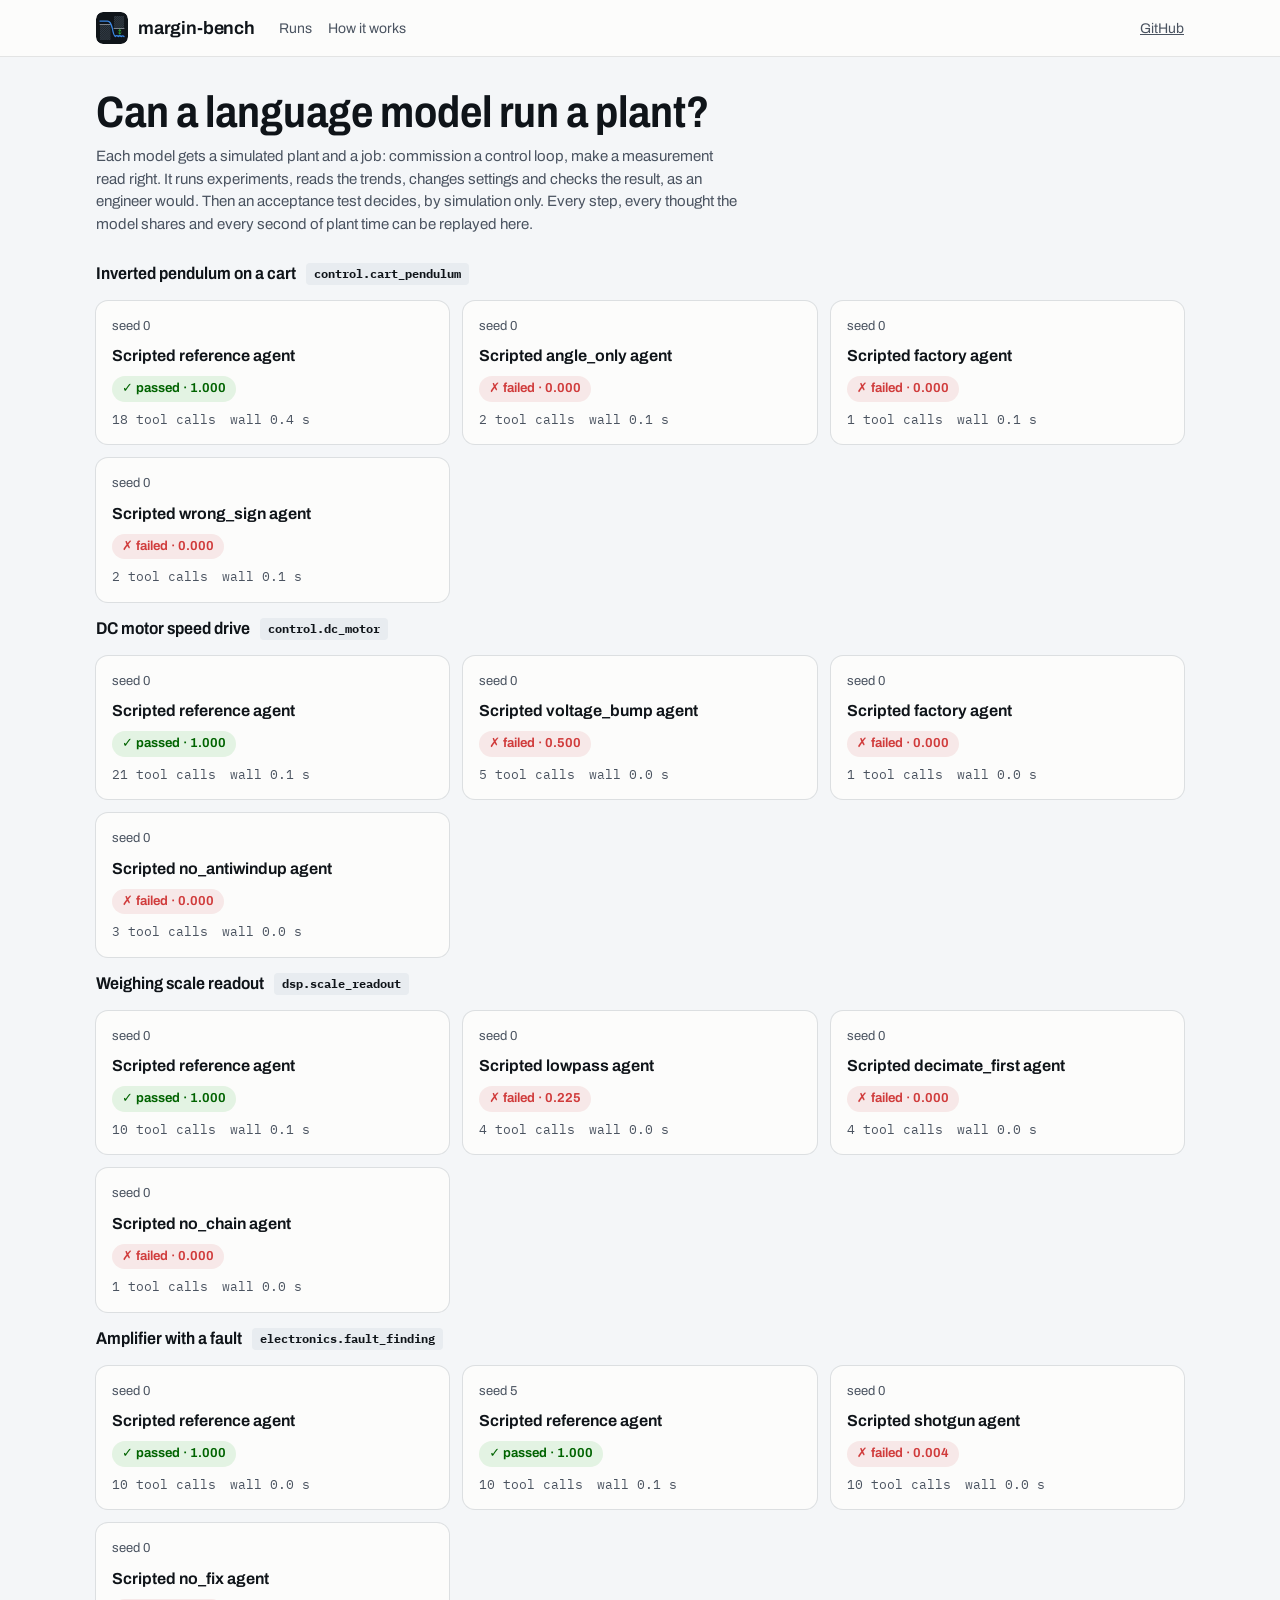
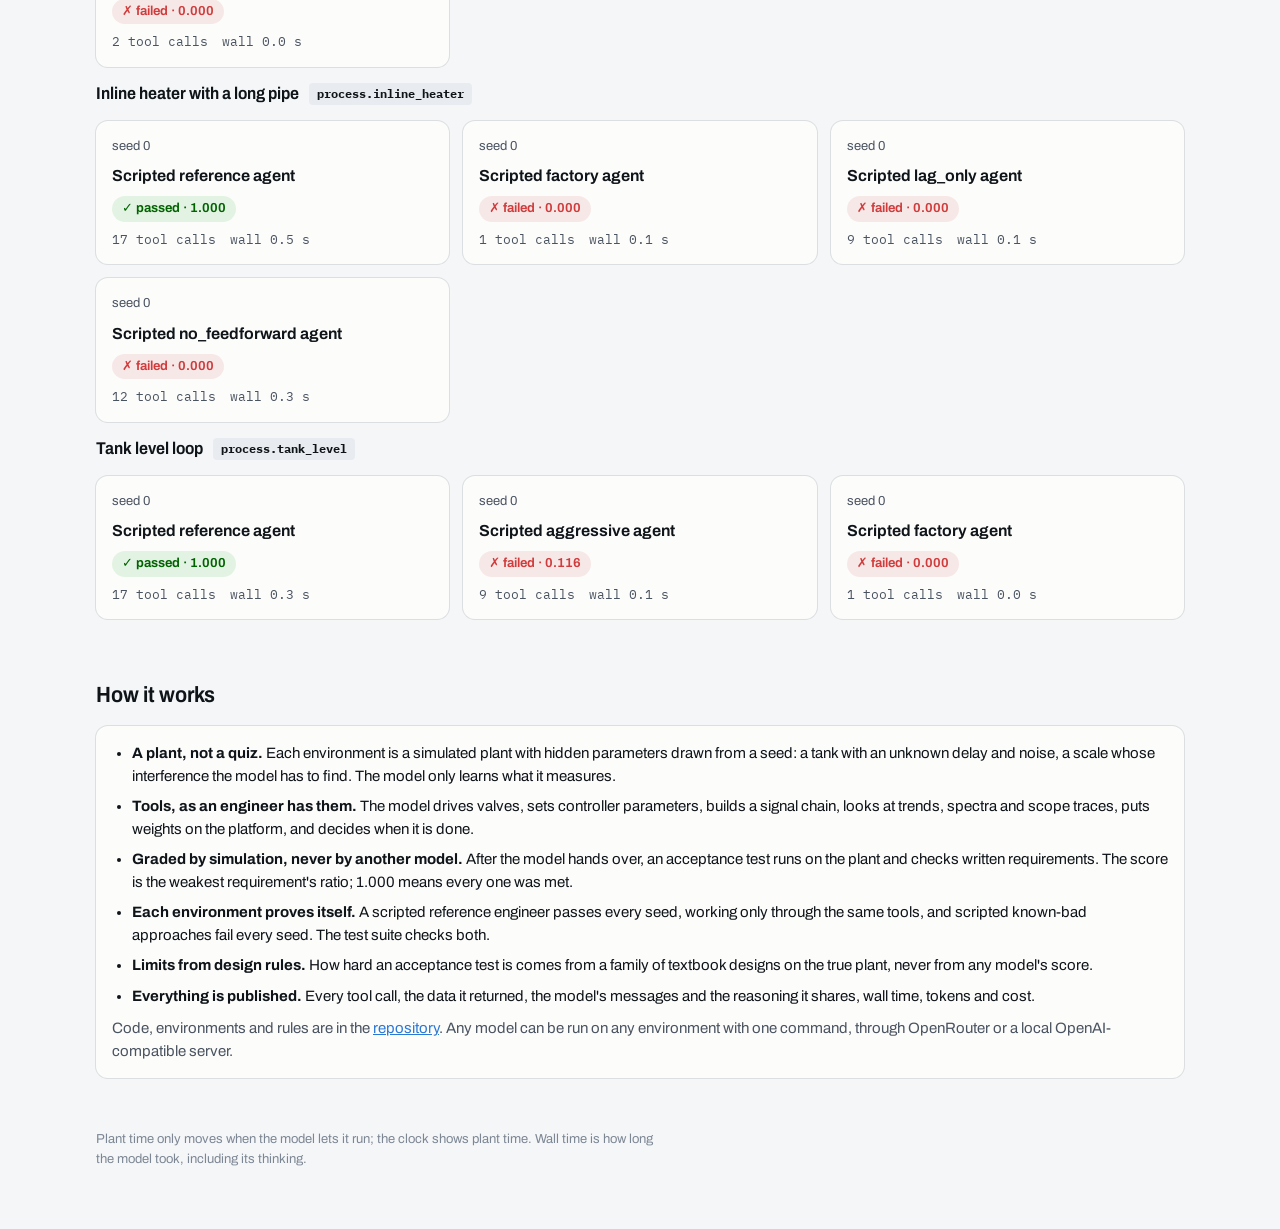
<file: site/index.html>
<!doctype html>
<html lang="en">
<head>
<meta charset="utf-8">
<meta name="viewport" content="width=device-width, initial-scale=1, viewport-fit=cover">
<title>margin-bench</title>
<meta name="description" content="Can a language model run a plant? Models operate simulated plants through tools, graded by simulation. Watch every run.">
<link rel="icon" href="assets/logo.svg" type="image/svg+xml">
<link rel="preconnect" href="https://fonts.googleapis.com">
<link rel="preconnect" href="https://fonts.gstatic.com" crossorigin>
<link rel="stylesheet" href="https://fonts.googleapis.com/css2?family=Archivo:wdth,wght@62..125,400..700&family=IBM+Plex+Mono:wght@400;500&display=swap">
<link rel="stylesheet" href="style.css">
<link rel="stylesheet" href="play.css">
</head>
<body>
<header class="top">
  <div class="wrap">
    <a class="brand" href="index.html"><img src="assets/logo.svg" alt=""><b>margin-bench</b></a>
    <nav aria-label="Sections">
      <a href="index.html">Runs</a>
      <a href="index.html#how">How it works</a>
    </nav>
    <a class="gh" href="https://github.com/takzen/margin-bench">GitHub</a>
  </div>
</header>

<main class="wrap play">
  <section id="list" hidden>
    <div class="hero">
      <h1>Can a language model run a plant?</h1>
      <p>Each model gets a simulated plant and a job: commission a control loop, make a measurement read right. It runs experiments, reads the trends, changes settings and checks the result, as an engineer would. Then an acceptance test decides, by simulation only. Every step, every thought the model shares and every second of plant time can be replayed here.</p>
    </div>
    <div class="ep-grid" id="ep-grid"></div>

    <section class="block" id="how">
      <h2>How it works</h2>
      <div class="panel how">
        <ul>
          <li><b>A plant, not a quiz.</b> Each environment is a simulated plant with hidden parameters drawn from a seed: a tank with an unknown delay and noise, a scale whose interference the model has to find. The model only learns what it measures.</li>
          <li><b>Tools, as an engineer has them.</b> The model drives valves, sets controller parameters, builds a signal chain, looks at trends, spectra and scope traces, puts weights on the platform, and decides when it is done.</li>
          <li><b>Graded by simulation, never by another model.</b> After the model hands over, an acceptance test runs on the plant and checks written requirements. The score is the weakest requirement's ratio; 1.000 means every one was met.</li>
          <li><b>Each environment proves itself.</b> A scripted reference engineer passes every seed, working only through the same tools, and scripted known-bad approaches fail every seed. The test suite checks both.</li>
          <li><b>Limits from design rules.</b> How hard an acceptance test is comes from a family of textbook designs on the true plant, never from any model's score.</li>
          <li><b>Everything is published.</b> Every tool call, the data it returned, the model's messages and the reasoning it shares, wall time, tokens and cost.</li>
        </ul>
        <p>Code, environments and rules are in the <a href="https://github.com/takzen/margin-bench">repository</a>. Any model can be run on any environment with one command, through OpenRouter or a local OpenAI-compatible server.</p>
      </div>
    </section>
  </section>

  <section id="episode" hidden>
    <div class="ep-head">
      <div class="ep-title">
        <a class="back-link" href="index.html">&larr; All runs</a>
        <h1 id="ep-name"></h1>
        <p id="ep-sub"></p>
      </div>
      <dl class="ep-stats" id="ep-stats"></dl>
    </div>

    <div class="stage">
      <div class="panel scene-panel">
        <div class="phase" id="phase"></div>
        <svg class="scene" id="scene" viewBox="0 0 540 400" role="img" aria-label="Animated plant"></svg>
        <div class="controls">
          <button type="button" id="btn-play" class="btn" aria-label="Play">Play</button>
          <button type="button" id="btn-prev" class="btn ghost" aria-label="Previous step">&#9664; step</button>
          <button type="button" id="btn-next" class="btn ghost" aria-label="Next step">step &#9654;</button>
          <label class="speed">Speed
            <select id="speed">
              <option value="0.1">0.1&times;</option>
              <option value="0.25">0.25&times;</option>
              <option value="1">1&times;</option>
              <option value="5">5&times;</option>
              <option value="20">20&times;</option>
              <option value="60">60&times;</option>
              <option value="200">200&times;</option>
            </select>
          </label>
          <label class="hold"><input type="checkbox" id="hold" checked> pause on model messages</label>
          <span class="clock mono" id="clock"></span>
        </div>
        <input type="range" id="scrub" min="0" max="1000" value="0" step="1" aria-label="Plant time">
        <div class="marks" id="marks" aria-hidden="true"></div>
      </div>

      <div class="panel log-panel">
        <h2>What the model did</h2>
        <ol class="log" id="log"></ol>
      </div>
    </div>

    <div class="panel trend-panel">
      <div class="chart-head">
        <h2 id="chart-title">Trend</h2>
        <div class="legend" id="legend"></div>
      </div>
      <svg class="trend" id="trend" role="img" aria-label="Trend of the plant over time"></svg>
      <div class="readout mono" id="readout" hidden></div>
    </div>

    <div class="panel result" id="result" hidden></div>

    <details class="panel prompt">
      <summary>The task as the model read it</summary>
      <pre id="prompt"></pre>
    </details>
  </section>

  <p class="notice" id="load-error" hidden></p>
</main>

<footer class="wrap">
  <p>Plant time only moves when the model lets it run; the clock shows plant time. Wall time is how long the model took, including its thinking.</p>
</footer>

<script src="play.js"></script>
</body>
</html>
</file>
<file: site/style.css>
/* margin-bench site. One column, instrument-panel feel: specs in mono, results first, details on demand. */
:root {
  --bg: #f4f6f8;
  --surface: #fcfcfb;
  --ink: #0f1419;
  --ink-2: #4a5360;
  --muted: #7d8794;
  --grid: #e3e7ec;
  --axis: #c2c9d1;
  --rule: rgba(15, 20, 25, 0.1);
  --chip: #e8ecf0;
  --curve: #2a78d6;
  --target: #7d8794;
  --band: rgba(42, 120, 214, 0.1);
  --band-edge: rgba(42, 120, 214, 0.45);
  --forbid-fill: rgba(74, 83, 96, 0.07);
  --forbid-line: rgba(74, 83, 96, 0.24);
  --mask-edge: #4a5360;
  --critical: #d03b3b;
  --critical-wash: rgba(208, 59, 59, 0.1);
  --good: #0ca30c;
  --good-ink: #006300;
  --good-wash: rgba(12, 163, 12, 0.1);
  --warn-ink: #8a5a00;
  --warn-wash: rgba(250, 178, 25, 0.16);
  --font-display: "Archivo", "Segoe UI", system-ui, sans-serif;
  --font-body: "Archivo", "Segoe UI", system-ui, sans-serif;
  --font-data: "IBM Plex Mono", ui-monospace, "Cascadia Mono", Consolas, monospace;
  color-scheme: light;
}
@media (prefers-color-scheme: dark) {
  :root {
    --bg: #0e1114; --surface: #171b1f; --ink: #eef1f4; --ink-2: #b9c1ca; --muted: #8b95a1;
    --grid: #262c32; --axis: #3a424a; --rule: rgba(255, 255, 255, 0.1); --chip: #222830;
    --curve: #3987e5; --target: #8b95a1; --band: rgba(57, 135, 229, 0.14); --band-edge: rgba(57, 135, 229, 0.5);
    --forbid-fill: rgba(185, 193, 202, 0.06); --forbid-line: rgba(185, 193, 202, 0.18); --mask-edge: #b9c1ca;
    --critical: #e25555; --critical-wash: rgba(226, 85, 85, 0.14); --good: #0ca30c; --good-ink: #3cc43c;
    --good-wash: rgba(12, 163, 12, 0.16); --warn-ink: #f0b54a; --warn-wash: rgba(250, 178, 25, 0.14);
    color-scheme: dark;
  }
}

* { box-sizing: border-box; }
[hidden] { display: none !important; }
html { scroll-behavior: smooth; }
@media (prefers-reduced-motion: reduce) { html { scroll-behavior: auto; } }
body {
  margin: 0; background: var(--bg); color: var(--ink);
  font-family: var(--font-body); font-size: 15px; line-height: 1.5;
}
a { color: var(--curve); }
a:focus-visible, button:focus-visible, select:focus-visible, summary:focus-visible, tr[tabindex]:focus-visible {
  outline: 2px solid var(--curve); outline-offset: 2px;
}
.mono { font-family: var(--font-data); font-variant-numeric: tabular-nums; }
.wrap {
  max-width: 1120px; margin: 0 auto;
  padding-left: max(16px, env(safe-area-inset-left, 0px));
  padding-right: max(16px, env(safe-area-inset-right, 0px));
}

/* Header */
.top { border-bottom: 1px solid var(--rule); background: var(--surface); }
.top .wrap { display: flex; flex-wrap: wrap; align-items: center; gap: 10px 24px; padding-block: 12px; }
.brand { display: flex; align-items: center; gap: 10px; text-decoration: none; color: var(--ink); }
.brand img { width: 32px; height: 32px; border-radius: 7px; }
.brand b { font-family: var(--font-display); font-size: 18px; font-weight: 650; letter-spacing: -0.01em; }
nav { display: flex; flex-wrap: wrap; gap: 4px 16px; font-size: 14px; }
nav a { color: var(--ink-2); text-decoration: none; }
nav a:hover { color: var(--ink); }
.top .gh { margin-left: auto; font-size: 14px; color: var(--ink-2); }

.hero { padding-block: 32px 8px; display: grid; gap: 10px; }
.hero h1 {
  margin: 0; font-family: var(--font-display); font-stretch: 82%; font-weight: 680;
  font-size: clamp(28px, 4.6vw, 44px); line-height: 1.05; text-wrap: balance;
}
.hero p { margin: 0; color: var(--ink-2); max-width: 72ch; }
.notice {
  border-radius: 10px; padding: 12px 16px; background: var(--warn-wash); color: var(--ink);
  box-shadow: inset 0 0 0 1px color-mix(in srgb, var(--warn-ink) 35%, transparent); max-width: 80ch;
}
.notice b { color: var(--warn-ink); }

section.block { padding-block: 28px 8px; display: grid; gap: 14px; }
section.block > h2 {
  margin: 0; font-family: var(--font-display); font-stretch: 90%; font-weight: 650; font-size: 22px;
}
section.block > p.lead { margin: -6px 0 0; color: var(--ink-2); max-width: 75ch; }
.panel { background: var(--surface); border-radius: 12px; box-shadow: 0 0 0 1px var(--rule); padding: 16px; min-width: 0; }
.scroll-x { overflow-x: auto; }

/* Tables */
table { border-collapse: collapse; width: 100%; font-size: 14px; }
th, td { text-align: left; padding: 9px 12px 9px 0; border-bottom: 1px solid var(--rule); vertical-align: middle; }
th { font-size: 11.5px; text-transform: uppercase; letter-spacing: 0.08em; color: var(--muted); font-weight: 600; white-space: nowrap; }
td.num, th.num { text-align: right; font-family: var(--font-data); font-variant-numeric: tabular-nums; white-space: nowrap; }
tbody tr[tabindex] { cursor: pointer; }
tbody tr[tabindex]:hover { background: var(--bg); }
.lb { min-width: 820px; }
.lb .model { font-weight: 600; }
.lb .model small { display: block; font-weight: 400; color: var(--muted); font-family: var(--font-data); font-size: 11.5px; }
.scorebar { display: grid; grid-template-columns: 52px 1fr; align-items: center; gap: 8px; min-width: 190px; }
.scorebar .bar { position: relative; height: 8px; background: var(--grid); border-radius: 4px; }
.scorebar .fill { position: absolute; left: 0; top: 0; bottom: 0; background: var(--curve); border-radius: 4px; }
.scorebar .ci { position: absolute; top: -3px; bottom: -3px; border-left: 1.5px solid var(--ink); border-right: 1.5px solid var(--ink); }
.scorebar .ci::after { content: ""; position: absolute; left: 0; right: 0; top: 50%; border-top: 1.5px solid var(--ink); }
.ci-text { color: var(--muted); font-size: 11.5px; }

/* Heatmap */
.heat { min-width: 760px; }
.heat td.cell { text-align: center; font-family: var(--font-data); font-size: 13px; padding: 0; border: 2px solid var(--surface); }
.heat td.cell button {
  all: unset; display: block; width: 100%; padding: 10px 4px; cursor: pointer; text-align: center; border-radius: 4px;
}
.heat td.cell button:focus-visible { outline: 2px solid var(--ink); }
.heat th.famcol { font-size: 11px; text-transform: none; letter-spacing: 0; font-family: var(--font-data); text-align: center; }
.heat th.dom { text-align: center; border-bottom: 2px solid var(--axis); }

/* Families */
.fam-grid { display: grid; grid-template-columns: repeat(auto-fill, minmax(320px, 1fr)); gap: 12px; }
.fam { display: grid; gap: 8px; align-content: start; }
.fam header { display: flex; flex-wrap: wrap; gap: 6px 10px; align-items: baseline; }
.fam h3 { margin: 0; font-size: 16px; font-weight: 650; flex-basis: 100%; }
.fam p { margin: 0; color: var(--ink-2); font-size: 14px; }
.chip { font-family: var(--font-data); font-size: 12px; background: var(--chip); padding: 2px 8px; border-radius: 4px; }
.pill { font-size: 12px; font-weight: 600; padding: 2px 8px; border-radius: 999px; }
.pill.accepted { background: var(--good-wash); color: var(--good-ink); }
.pill.review { background: var(--warn-wash); color: var(--warn-ink); }
details summary { cursor: pointer; color: var(--ink-2); font-size: 14px; }
pre {
  margin: 8px 0 0; font-family: var(--font-data); font-size: 12.5px; line-height: 1.55; color: var(--ink);
  white-space: pre-wrap; overflow-wrap: anywhere; max-height: 420px; overflow: auto;
  background: var(--bg); border-radius: 8px; padding: 12px 14px;
}

/* Attempt browser */
.filters { display: flex; flex-wrap: wrap; gap: 10px 18px; align-items: end; }
.filters label { display: grid; gap: 4px; font-size: 11.5px; text-transform: uppercase; letter-spacing: 0.08em; color: var(--muted); font-weight: 600; }
.filters select {
  font: inherit; font-size: 14px; text-transform: none; letter-spacing: 0; color: var(--ink); background: var(--surface);
  border: 1px solid var(--axis); border-radius: 6px; padding: 6px 8px; min-width: 0; max-width: 100%;
}
.att-list { min-width: 640px; }
.outcome { display: inline-flex; align-items: center; gap: 6px; font-size: 13px; font-weight: 600; }
.outcome .dot { width: 8px; height: 8px; border-radius: 50%; }
.outcome.pass { color: var(--good-ink); } .outcome.pass .dot { background: var(--good); }
.outcome.fail { color: var(--critical); } .outcome.fail .dot { background: var(--critical); }
.outcome.fmt { color: var(--warn-ink); } .outcome.fmt .dot { background: #fab219; }
.count { color: var(--muted); font-size: 13px; }

/* Attempt viewer */
.viewer { display: grid; gap: 14px; }
body.viewing .hero > h1, body.viewing .hero > p:not(.notice) { display: none; }
.viewer-head { display: flex; flex-wrap: wrap; gap: 10px 16px; align-items: center; }
.viewer-head h2 { margin: 0; font-family: var(--font-display); font-stretch: 90%; font-size: 22px; font-weight: 650; }
.back { font: inherit; font-size: 14px; border: 1px solid var(--axis); background: var(--surface); color: var(--ink); border-radius: 6px; padding: 5px 12px; cursor: pointer; }
.summary-row { display: grid; grid-template-columns: minmax(200px, 0.9fr) 2fr; gap: 12px; }
@media (max-width: 760px) { .summary-row { grid-template-columns: 1fr; } }
.verdict { border-radius: 10px; padding: 16px 18px; display: grid; gap: 4px; align-content: start; background: var(--good-wash); box-shadow: inset 0 0 0 1px color-mix(in srgb, var(--good) 40%, transparent); }
.verdict.fail { background: var(--critical-wash); box-shadow: inset 0 0 0 1px color-mix(in srgb, var(--critical) 45%, transparent); }
.verdict.fmt { background: var(--warn-wash); box-shadow: inset 0 0 0 1px color-mix(in srgb, var(--warn-ink) 40%, transparent); }
.verdict-state { display: flex; align-items: center; gap: 8px; font-family: var(--font-display); font-stretch: 82%; font-weight: 700; font-size: 26px; line-height: 1.1; }
.verdict .line { font-size: 13.5px; color: var(--ink-2); }
.verdict .line .mono { color: var(--ink); }
.kv { display: grid; grid-template-columns: repeat(auto-fill, minmax(210px, 1fr)); gap: 2px 18px; margin: 0; }
.kv div { display: flex; justify-content: space-between; gap: 10px; border-bottom: 1px solid var(--rule); padding: 6px 0; min-width: 0; }
.kv dt { color: var(--ink-2); font-size: 13px; overflow-wrap: anywhere; }
.kv dd { margin: 0; font-family: var(--font-data); font-size: 13px; text-align: right; white-space: nowrap; }
.kv dd.bad { color: var(--critical); font-weight: 600; }
.charts { display: grid; grid-template-columns: repeat(auto-fit, minmax(min(100%, 440px), 1fr)); gap: 12px; }
.chart-panel { display: grid; gap: 6px; }
.chart-panel h3 { margin: 0; font-size: 15px; font-weight: 650; }
.chart-panel .note { font-size: 12.5px; color: var(--ink-2); margin: 0; }
.keys { display: flex; flex-wrap: wrap; gap: 4px 14px; font-size: 12.5px; color: var(--ink-2); }
.key { display: inline-flex; align-items: center; gap: 6px; }
.key i { display: inline-block; flex: none; }
.k-answer { width: 16px; height: 2px; background: var(--curve); }
.k-target { width: 16px; height: 0; border-top: 2px dashed var(--target); }
.k-bad { width: 16px; height: 3px; background: var(--critical); }
.k-forbid { width: 14px; height: 10px; border: 1px solid var(--mask-edge); background: repeating-linear-gradient(45deg, var(--forbid-line) 0 1px, transparent 1px 4px), var(--forbid-fill); }
.k-band { width: 14px; height: 10px; background: var(--band); border: 1px solid var(--band-edge); }
.chart { position: relative; width: 100%; }
.chart svg { display: block; width: 100%; height: auto; overflow: visible; }
.chart text { font-family: var(--font-data); font-size: 11px; fill: var(--muted); }
.tip {
  position: absolute; pointer-events: none; background: var(--surface); color: var(--ink); border-radius: 6px;
  padding: 6px 9px; font-size: 12px; line-height: 1.35; white-space: nowrap; font-family: var(--font-data);
  box-shadow: 0 0 0 1px var(--rule), 0 4px 14px rgba(0, 0, 0, 0.12);
}
.io { display: grid; grid-template-columns: 1fr 1fr; gap: 12px; }
@media (max-width: 860px) { .io { grid-template-columns: 1fr; } }
.io h3 { margin: 0; font-size: 15px; font-weight: 650; }
.io .sub { font-size: 12.5px; color: var(--muted); }

footer { padding-block: 40px 56px; color: var(--muted); font-size: 13px; }
footer p { margin: 4px 0; max-width: 80ch; }
.empty { color: var(--ink-2); font-size: 14px; }
</file>
<file: site/play.css>
/* Playground: a plant scene, its trend and the model's log, side by side. */
:root {
  --water: #3f8fdc;
  --water-top: #77b3ec;
  --steel: #8a96a3;
  --steel-fill: #eef1f4;
  --pipe: #b9c2cc;
  --signal: #7d8794;
  --flow: #2a78d6;
  --measured: rgba(42, 120, 214, 0.35);
  --output: #c26a00;
  --demand: #7d8794;
  --hold: rgba(42, 120, 214, 0.08);
  --screen: #0f1a14;
  --screen-grid: rgba(120, 220, 160, 0.12);
  --trace: #5be38f;
  --lcd: #c9d8b6;
  --lcd-ink: #1d2a16;
  --weight: #5f6b78;
}
@media (prefers-color-scheme: dark) {
  :root {
    --water: #2f78c4; --water-top: #5a9fe0; --steel: #6f7b88; --steel-fill: #1d2228; --pipe: #3d4650;
    --signal: #8b95a1; --flow: #5aa2ee; --measured: rgba(90, 162, 238, 0.35); --output: #f0a040; --demand: #8b95a1;
    --hold: rgba(90, 162, 238, 0.1);
    --screen: #08100c; --screen-grid: rgba(120, 220, 160, 0.1); --trace: #5be38f; --lcd: #9fb38a; --lcd-ink: #121a0d;
    --weight: #8b95a1;
  }
}

.play h1 { font-family: var(--font-display); font-stretch: 85%; font-weight: 680; margin: 0; }
.play h2 { font-family: var(--font-display); font-stretch: 90%; font-weight: 650; font-size: 17px; margin: 0; }

.btn {
  font: inherit; font-size: 14px; font-weight: 600; border: 0; border-radius: 8px; padding: 7px 14px; cursor: pointer;
  background: var(--curve); color: #fff; min-height: 34px;
}
.btn.ghost { background: var(--chip); color: var(--ink); font-weight: 500; }
.btn:hover { filter: brightness(1.08); }

/* Run list */
.how ul { margin: 0 0 10px; padding-left: 20px; display: grid; gap: 8px; }
.how p { margin: 0; color: var(--ink-2); }
.ep-grid { display: grid; grid-template-columns: repeat(auto-fill, minmax(280px, 1fr)); gap: 14px; padding-block: 18px 32px; }
.ep-card {
  display: grid; gap: 8px; text-decoration: none; color: var(--ink); background: var(--surface);
  border-radius: 12px; box-shadow: 0 0 0 1px var(--rule); padding: 16px;
}
.ep-card:hover { box-shadow: 0 0 0 1px var(--curve); }
.ep-card .who { font-weight: 650; font-size: 16px; overflow-wrap: anywhere; }
.ep-card .meta { color: var(--ink-2); font-size: 13px; }
.ep-card .nums { font-family: var(--font-data); font-size: 12.5px; color: var(--ink-2); display: flex; flex-wrap: wrap; gap: 4px 14px; }

/* Episode header */
.ep-head { display: flex; flex-wrap: wrap; align-items: flex-end; justify-content: space-between; gap: 12px 24px; padding-block: 22px 14px; }
.ep-title { display: grid; gap: 4px; min-width: 0; }
.ep-title h1 { font-size: clamp(24px, 3.4vw, 34px); line-height: 1.1; overflow-wrap: anywhere; }
.ep-title p { margin: 0; color: var(--ink-2); }
.back-link { font-size: 14px; text-decoration: none; justify-self: start; }
.ep-stats { display: flex; flex-wrap: wrap; gap: 6px 22px; margin: 0; }
.ep-stats div { display: grid; }
.ep-stats dt { font-size: 11px; text-transform: uppercase; letter-spacing: 0.08em; color: var(--muted); }
.ep-stats dd { margin: 0; font-family: var(--font-data); font-size: 16px; font-variant-numeric: tabular-nums; }
.badge { display: inline-flex; align-items: center; gap: 6px; font-size: 13px; font-weight: 650; padding: 3px 10px; border-radius: 999px; }
.badge.pass { background: var(--good-wash); color: var(--good-ink); }
.badge.fail { background: var(--critical-wash); color: var(--critical); }
.badge.live { background: var(--warn-wash); color: var(--warn-ink); }
.badge.live::before { content: ""; width: 8px; height: 8px; border-radius: 50%; background: currentColor; animation: blink 1.2s infinite; }
@keyframes blink { 50% { opacity: 0.25; } }
@media (prefers-reduced-motion: reduce) { .badge.live::before { animation: none; } }

/* Stage: scene + log */
.stage { display: grid; grid-template-columns: minmax(0, 1.25fr) minmax(0, 1fr); gap: 14px; align-items: start; }
.scene-panel { display: grid; gap: 10px; position: relative; }
.phase { font-size: 12px; font-weight: 650; text-transform: uppercase; letter-spacing: 0.08em; color: var(--ink-2); }
.scene { width: 100%; height: auto; display: block; }
.controls { display: flex; flex-wrap: wrap; align-items: center; gap: 8px 12px; font-size: 13px; color: var(--ink-2); }
.controls select { font: inherit; padding: 4px 6px; border-radius: 6px; border: 1px solid var(--axis); background: var(--surface); color: var(--ink); }
.controls .hold { display: inline-flex; gap: 6px; align-items: center; }
.clock { margin-left: auto; color: var(--ink); font-size: 13px; }
#scrub { width: 100%; accent-color: var(--curve); margin: 0; }
.marks { position: relative; height: 10px; margin-top: -6px; }
.marks span { position: absolute; top: 0; width: 2px; height: 8px; border-radius: 1px; background: var(--axis); transform: translateX(-1px); }
.marks span.model { background: var(--curve); }
.marks span.err { background: var(--critical); }
.marks span.phase { background: var(--ink); width: 2px; height: 10px; }

.log-panel { display: grid; gap: 10px; max-height: min(760px, 86vh); grid-template-rows: auto minmax(0, 1fr); }
.log { position: relative; list-style: none; margin: 0; padding: 0 4px 0 0; overflow-y: auto; display: grid; gap: 8px; align-content: start; }
.log li { border-radius: 10px; padding: 9px 11px; box-shadow: 0 0 0 1px var(--rule); cursor: pointer; transition: box-shadow 0.15s, background 0.15s; }
.log li:hover { box-shadow: 0 0 0 1px var(--axis); }
.log li.current { box-shadow: 0 0 0 2px var(--curve); background: var(--hold); }
.log li.future { opacity: 0.42; }
.log .who { display: flex; flex-wrap: wrap; gap: 4px 10px; align-items: baseline; font-size: 12px; color: var(--muted); font-family: var(--font-data); }
.log .who b { font-family: var(--font-body); font-size: 13px; color: var(--ink); }
.log .text { white-space: pre-wrap; font-size: 14px; margin-top: 4px; overflow-wrap: anywhere; }
.log .call { font-family: var(--font-data); font-size: 12.5px; overflow-wrap: anywhere; }
.log .call .fn { color: var(--curve); font-weight: 500; }
.log .res { font-size: 13px; color: var(--ink-2); margin-top: 3px; }
.log .res.err { color: var(--critical); font-weight: 600; }
.log details { margin-top: 6px; font-size: 13px; }
.log details summary { cursor: pointer; color: var(--ink-2); }
.log details pre { white-space: pre-wrap; max-height: 280px; overflow: auto; font-size: 12px; background: var(--bg); border-radius: 6px; padding: 8px; margin: 6px 0 0; }
.log li.tool { padding-block: 7px; }
.log li.model .text:empty::before { content: "(no text, only tool calls)"; color: var(--muted); }

/* Trend */
.trend-panel { display: grid; gap: 8px; margin-top: 14px; position: relative; }
.chart-head { display: flex; flex-wrap: wrap; align-items: baseline; justify-content: space-between; gap: 6px 16px; }
.legend { display: flex; flex-wrap: wrap; gap: 4px 14px; font-size: 12.5px; color: var(--ink-2); }
.legend span { display: inline-flex; align-items: center; gap: 6px; }
.legend i { display: inline-block; width: 16px; height: 0; border-top: 2px solid; }
.legend i.dash { border-top-style: dashed; }
.legend i.box { height: 10px; border: 0; border-radius: 2px; }
.trend { width: 100%; height: auto; display: block; touch-action: pan-y; }
.trend text { font-family: var(--font-data); font-size: 11px; fill: var(--muted); }
.trend .title { font-family: var(--font-body); font-size: 12px; font-weight: 600; fill: var(--ink-2); }
.readout {
  position: absolute; pointer-events: none; background: var(--surface); box-shadow: 0 0 0 1px var(--rule), 0 4px 14px rgba(0, 0, 0, 0.12);
  border-radius: 8px; padding: 6px 9px; font-size: 12px; line-height: 1.45; white-space: nowrap; color: var(--ink);
}

/* Result */
.result { display: grid; gap: 14px; margin-top: 14px; }
.result .verdict-line { display: flex; flex-wrap: wrap; align-items: center; gap: 8px 14px; }
.result .verdict-line .score { font-family: var(--font-data); font-size: 28px; font-weight: 500; }
.result table td.ok { color: var(--good-ink); font-weight: 600; }
.result table td.no { color: var(--critical); font-weight: 600; }
.result .reveal { display: grid; grid-template-columns: repeat(auto-fit, minmax(240px, 1fr)); gap: 14px; }
.result .reveal h3 { margin: 0 0 6px; font-size: 14px; }
.result .reveal dl { display: grid; grid-template-columns: auto auto; gap: 2px 12px; margin: 0; font-size: 13.5px; justify-content: start; }
.result .reveal dt { color: var(--ink-2); }
.result .reveal dd { margin: 0; font-family: var(--font-data); }

.prompt { margin-top: 14px; }
.prompt summary { cursor: pointer; font-weight: 600; }
.prompt pre { white-space: pre-wrap; font-size: 13px; margin: 10px 0 0; overflow-wrap: anywhere; }

/* Scene parts */
.scene .lcd { font-family: var(--font-data); font-size: 40px; font-weight: 500; fill: var(--lcd-ink); letter-spacing: 0.02em; }
.scene .screen-text { font-size: 10.5px; fill: var(--trace); }
.env-head { grid-column: 1 / -1; display: flex; align-items: center; gap: 10px; margin: 10px 0 -4px; }
.result table.final td, .result table.final th { padding-right: 16px; }
.scene text { font-family: var(--font-data); font-size: 11px; fill: var(--ink-2); }
.scene .tag { font-family: var(--font-body); font-weight: 650; font-size: 11px; fill: var(--ink); }
.scene .big { font-size: 14px; fill: var(--ink); font-weight: 500; }

@media (max-width: 900px) {
  .stage { grid-template-columns: minmax(0, 1fr); }
  .log-panel { max-height: 70vh; }
  .clock { margin-left: 0; width: 100%; }
}
</file>
